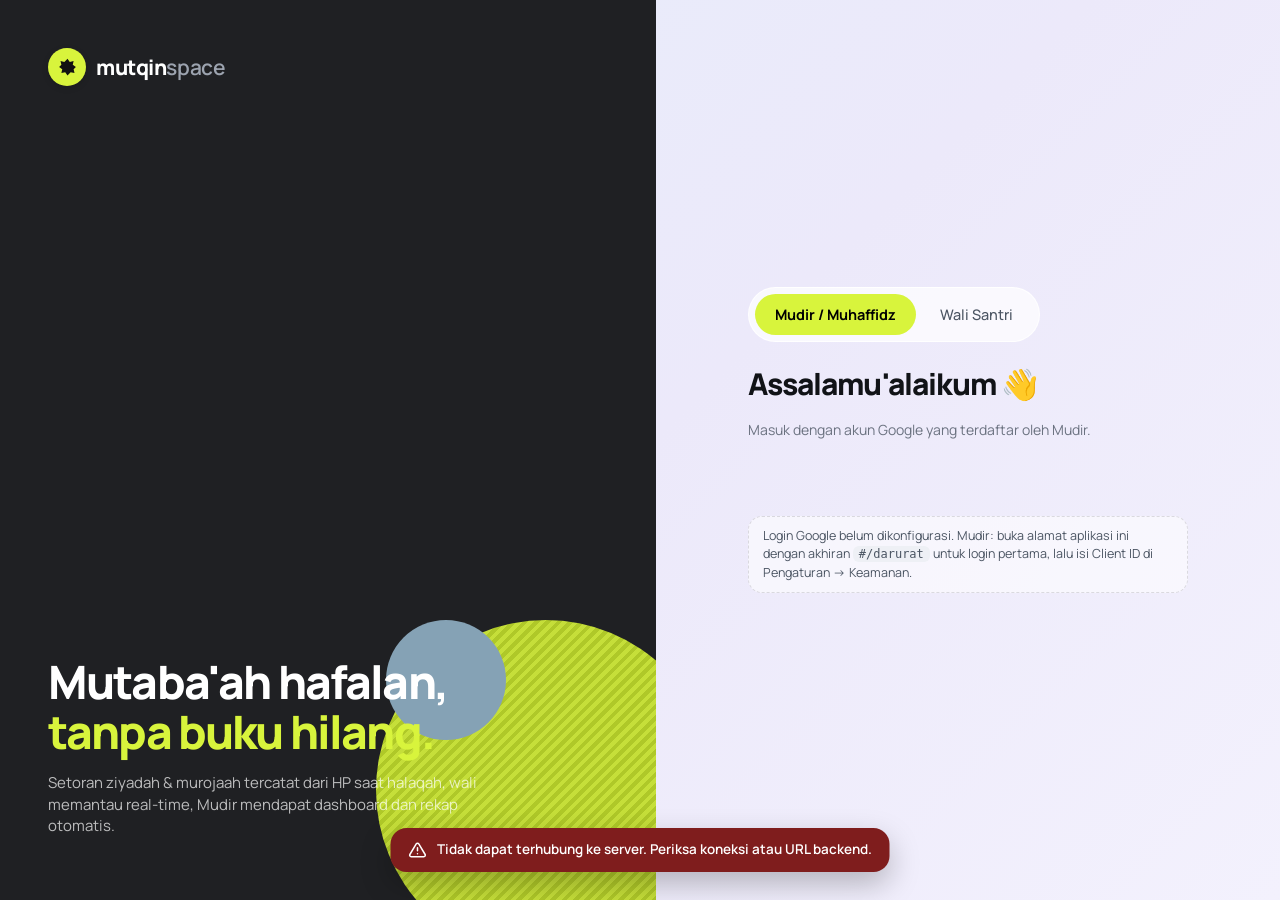
<file: index.html>
<!DOCTYPE html>
<html lang="id">
<head>
  <meta charset="UTF-8">
  <meta name="viewport" content="width=device-width, initial-scale=1, viewport-fit=cover">
  <title>MutqinSpace — Mutaba'ah Tahfidz</title>
  <meta name="description" content="Sistem informasi mutaba'ah hafalan Al-Qur'an: setoran ziyadah & murojaah, presensi halaqah, portal wali, dan dashboard capaian.">
  <meta name="theme-color" content="#1F2023">
  <meta name="apple-mobile-web-app-capable" content="yes">
  <meta name="apple-mobile-web-app-status-bar-style" content="black-translucent">
  <meta name="apple-mobile-web-app-title" content="MutqinSpace">
  <link rel="manifest" href="./manifest.json">
  <link rel="icon" type="image/png" sizes="32x32" href="./icons/favicon-32.png">
  <link rel="apple-touch-icon" href="./icons/apple-touch-icon.png">
  <link rel="preconnect" href="https://fonts.googleapis.com">
  <link rel="preconnect" href="https://fonts.gstatic.com" crossorigin>
  <link rel="preconnect" href="https://script.google.com">
  <link rel="preconnect" href="https://script.googleusercontent.com" crossorigin>
  <link href="https://fonts.googleapis.com/css2?family=Manrope:wght@400;500;600;700;800&family=Plus+Jakarta+Sans:wght@500;600;700&display=swap" rel="stylesheet">
  <link rel="stylesheet" href="./css/style.css?v=1.0.0">
</head>
<body>
  <div id="app" aria-live="polite"></div>
  <noscript><p style="padding:24px">Aktifkan JavaScript untuk menggunakan MutqinSpace.</p></noscript>
  <script src="./js/config.js?v=1.0.0"></script>
  <script src="./js/quran.js?v=1.0.0"></script>
  <script src="./js/core.js?v=1.0.0"></script>
  <script src="./js/ui.js?v=1.0.0"></script>
  <script src="./js/app.js?v=1.0.0"></script>
  <script src="./js/pages/komponen.js?v=1.0.0"></script>
  <script src="./js/pages/dashboard.js?v=1.0.0"></script>
  <script src="./js/pages/setoran.js?v=1.0.0"></script>
  <script src="./js/pages/presensi.js?v=1.0.0"></script>
  <script src="./js/pages/santri.js?v=1.0.0"></script>
  <script src="./js/pages/halaqah.js?v=1.0.0"></script>
  <script src="./js/pages/laporan.js?v=1.0.0"></script>
  <script src="./js/pages/notifikasi.js?v=1.0.0"></script>
  <script src="./js/pages/pengaturan.js?v=1.0.0"></script>
</body>
</html>
</file>
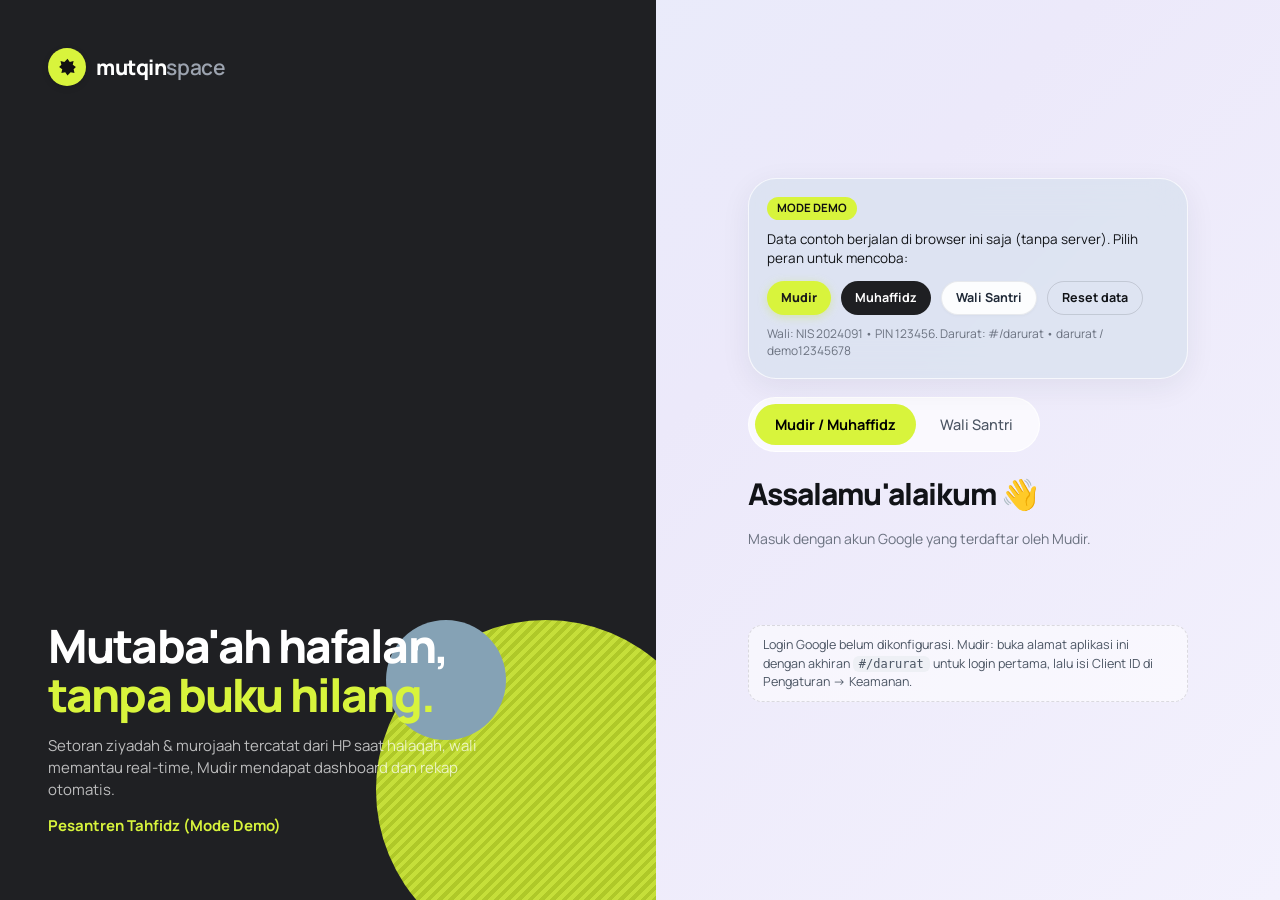
<file: demo.html>
<!DOCTYPE html>
<html lang="id">
<head>
  <meta charset="UTF-8">
  <meta name="viewport" content="width=device-width, initial-scale=1, viewport-fit=cover">
  <title>MutqinSpace — Mode Demo</title>
  <meta name="description" content="Sistem informasi mutaba'ah hafalan Al-Qur'an: setoran ziyadah & murojaah, presensi halaqah, portal wali, dan dashboard capaian.">
  <meta name="theme-color" content="#1F2023">
  <meta name="apple-mobile-web-app-capable" content="yes">
  <meta name="apple-mobile-web-app-status-bar-style" content="black-translucent">
  <meta name="apple-mobile-web-app-title" content="MutqinSpace">
  <link rel="manifest" href="./manifest.json">
  <link rel="icon" type="image/png" sizes="32x32" href="./icons/favicon-32.png">
  <link rel="apple-touch-icon" href="./icons/apple-touch-icon.png">
  <link rel="preconnect" href="https://fonts.googleapis.com">
  <link rel="preconnect" href="https://fonts.gstatic.com" crossorigin>
  <link rel="preconnect" href="https://script.google.com">
  <link rel="preconnect" href="https://script.googleusercontent.com" crossorigin>
  <link href="https://fonts.googleapis.com/css2?family=Manrope:wght@400;500;600;700;800&family=Plus+Jakarta+Sans:wght@500;600;700&display=swap" rel="stylesheet">
  <link rel="stylesheet" href="./css/style.css?v=1.0.0">
</head>
<body>
  <div id="app" aria-live="polite"></div>
  <noscript><p style="padding:24px">Aktifkan JavaScript untuk menggunakan MutqinSpace.</p></noscript>
  <script>window.APP_CONFIG = { GAS_URL: 'DEMO' };</script>
  <script src="./js/demo-backend.js?v=1.0.0"></script>
  <script src="./js/quran.js?v=1.0.0"></script>
  <script src="./js/core.js?v=1.0.0"></script>
  <script src="./js/ui.js?v=1.0.0"></script>
  <script src="./js/app.js?v=1.0.0"></script>
  <script src="./js/pages/komponen.js?v=1.0.0"></script>
  <script src="./js/pages/dashboard.js?v=1.0.0"></script>
  <script src="./js/pages/setoran.js?v=1.0.0"></script>
  <script src="./js/pages/presensi.js?v=1.0.0"></script>
  <script src="./js/pages/santri.js?v=1.0.0"></script>
  <script src="./js/pages/halaqah.js?v=1.0.0"></script>
  <script src="./js/pages/laporan.js?v=1.0.0"></script>
  <script src="./js/pages/notifikasi.js?v=1.0.0"></script>
  <script src="./js/pages/pengaturan.js?v=1.0.0"></script>
</body>
</html>
</file>
<file: css/style.css>
/* =================================================================
   MutqinSpace — Design System "Neo-Tactile Glass & Charcoal"
   Diturunkan dari referensi UI (Google Stitch) + PRD Bagian 7.
   ================================================================= */
:root {
  --bg-gradient: linear-gradient(135deg, #E6EEFA 0%, #ECE9FA 50%, #F3F1FD 100%);
  --surface-glass: rgba(214, 225, 237, 0.68);
  --glass-border: rgba(255, 255, 255, 0.7);
  --surface-dark: #1F2023;
  --surface-dark-2: #2A2B2F;
  --surface-dark-row: #2E2F33;
  --surface-dark-row-h: #36373C;
  --surface-slate: #85A2B5;
  --surface-slate-card: rgba(255, 255, 255, 0.22);
  --slate-ink: #1E313D;
  --surface-white: #FFFFFF;
  --accent-lime: #D8F43C;
  --accent-lime-2: #C9E632;
  --accent-lime-ink: #1B1B1B;
  --hatch: repeating-linear-gradient(-45deg, #D8F43C, #D8F43C 4px, #BFDB29 4px, #BFDB29 8px);
  --text-primary: #111317;
  --text-2: #374151;
  --text-muted: #6B7280;
  --text-on-dark: #F5F5F5;
  --muted-on-dark: rgba(245, 245, 245, 0.58);
  --ok: #15803D; --ok-bg: #DCFCE7; --warn: #92400E; --warn-bg: #FEF3C7; --bad: #B91C1C; --bad-bg: #FEE2E2; --info: #1D4ED8; --info-bg: #DBEAFE;
  --c1: #7A8F00; --c2: #2F78A8; --c3: #B4530A;
  --radius-card: 28px; --radius-row: 18px; --radius-pill: 999px;
  --shadow-soft: 0 8px 30px rgba(31, 41, 55, 0.07);
  --font-sans: "Manrope", "Plus Jakarta Sans", system-ui, -apple-system, "Segoe UI", sans-serif;
  --font-label: "Plus Jakarta Sans", "Manrope", system-ui, sans-serif;
  --dock-h: 74px;
}
* { box-sizing: border-box; }
html { -webkit-text-size-adjust: 100%; }
html { background: #ECE9FA; }
body {
  margin: 0; min-height: 100vh; background: var(--bg-gradient);
  font-family: var(--font-sans); color: var(--text-primary); -webkit-font-smoothing: antialiased; font-size: 14px; line-height: 1.45;
}
button, input, select, textarea { font: inherit; color: inherit; }
button { cursor: pointer; border: 0; background: none; padding: 0; }
a { color: inherit; text-decoration: none; }
img { display: block; max-width: 100%; }
[hidden] { display: none !important; }
.sr { position: absolute; width: 1px; height: 1px; overflow: hidden; clip: rect(0 0 0 0); white-space: nowrap; }
:focus-visible { outline: 3px solid #2F78A8; outline-offset: 2px; border-radius: 10px; }
svg.i { width: 18px; height: 18px; flex: none; stroke: currentColor; fill: none; stroke-width: 2; stroke-linecap: round; stroke-linejoin: round; }
svg.i.sm { width: 15px; height: 15px; } svg.i.lg { width: 22px; height: 22px; }

/* ---------------- Kerangka ---------------- */
.shell { width: 100%; max-width: 1400px; margin: 0 auto; padding: 24px 32px 48px; display: flex; flex-direction: column; gap: 22px; }
#shell-page, #shell-page > .page { display: flex; flex-direction: column; gap: 22px; min-width: 0; }
#pr-body, #pt-body, #pe-body, #rw-body, #l-body, #m-body, #n-body, #p-body, #pt-riw, #pr-riw { display: flex; flex-direction: column; gap: 20px; min-width: 0; }
.topbar { display: flex; align-items: center; justify-content: space-between; gap: 16px; padding: 4px 8px 6px; }
.logo { display: flex; align-items: center; gap: 10px; font-size: 21px; font-weight: 800; letter-spacing: -0.02em; white-space: nowrap; }
.logo-mark { width: 38px; height: 38px; border-radius: 50%; background: #1E1F22; color: var(--accent-lime); display: grid; place-items: center; box-shadow: 0 2px 6px rgba(0, 0, 0, .15); }
.logo-mark svg { width: 21px; height: 21px; fill: currentColor; }
.logo span.b { color: #6B7280; font-weight: 600; }
.pillnav { display: flex; align-items: center; gap: 4px; background: #232427; padding: 6px; border-radius: var(--radius-pill); box-shadow: 0 10px 25px rgba(0, 0, 0, .18); border: 1px solid rgba(0, 0, 0, .25); }
.pillnav .grid-btn { width: 36px; height: 36px; border-radius: 50%; display: grid; place-items: center; color: #9CA3AF; }
.pillnav a { padding: 9px 18px; border-radius: var(--radius-pill); color: #D1D5DB; font-size: 14px; font-weight: 500; transition: color .15s, background .15s; white-space: nowrap; }
.pillnav a:hover { color: #fff; }
.pillnav a.on { background: var(--accent-lime); color: #000; font-weight: 700; box-shadow: 0 2px 8px rgba(216, 244, 60, .35); }
.util { display: flex; align-items: center; gap: 10px; }
.chip-periode { display: inline-flex; align-items: center; gap: 7px; padding: 8px 14px; border-radius: var(--radius-pill); background: rgba(255, 255, 255, .72); border: 1px solid rgba(229, 231, 235, .9);
  font-size: 12.5px; font-weight: 600; color: #374151; white-space: nowrap; box-shadow: 0 1px 2px rgba(0, 0, 0, .04); }
.dot { width: 8px; height: 8px; border-radius: 50%; background: #10B981; display: inline-block; }
.dot.pulse { animation: pulse 2s infinite; }
@keyframes pulse { 0%, 100% { opacity: 1; } 50% { opacity: .35; } }
.ibtn { width: 40px; height: 40px; border-radius: 50%; background: rgba(255, 255, 255, .85); border: 1px solid #E5E7EB; display: grid; place-items: center; color: #374151; position: relative; box-shadow: 0 1px 2px rgba(0, 0, 0, .04); transition: background .15s; flex: none; }
.ibtn:hover { background: #fff; }
.ibtn .badge-dot { position: absolute; top: 8px; right: 9px; width: 8px; height: 8px; background: #EF4444; border-radius: 50%; box-shadow: 0 0 0 2px #fff; }
.ibtn.dark { background: #33343A; border-color: transparent; color: #E5E7EB; }
.ibtn.dark:hover { background: #3E3F45; }
.ibtn.slate { background: rgba(255, 255, 255, .28); border-color: rgba(255, 255, 255, .35); color: var(--slate-ink); }
.avatar-me { width: 42px; height: 42px; border-radius: 50%; box-shadow: 0 0 0 2px #fff, 0 2px 6px rgba(0, 0, 0, .1); cursor: pointer; }

.pagehead { display: flex; align-items: center; justify-content: space-between; gap: 16px; padding: 0 8px; flex-wrap: wrap; }
.pagehead .ttl { display: flex; align-items: center; gap: 14px; min-width: 0; }
.pagehead h1 { margin: 0; font-size: 38px; font-weight: 800; letter-spacing: -0.03em; line-height: 1.1; }
.pagehead .sub { color: var(--text-muted); font-size: 13.5px; margin-top: 2px; }
.pagehead .act { display: flex; gap: 10px; flex-wrap: wrap; }

/* ---------------- Tombol ---------------- */
.btn { height: 44px; padding: 0 20px; border-radius: var(--radius-pill); display: inline-flex; align-items: center; justify-content: center; gap: 8px; font-weight: 700; font-size: 13.5px; white-space: nowrap; transition: filter .15s, background .15s, transform .05s; }
.btn:active { transform: scale(.98); }
.btn[disabled] { opacity: .55; cursor: not-allowed; }
.btn-lime { background: var(--accent-lime); color: var(--accent-lime-ink); font-weight: 800; box-shadow: 0 2px 10px rgba(201, 230, 50, .35); }
.btn-lime:hover { filter: brightness(.95); }
.btn-white { background: rgba(255, 255, 255, .88); color: #1F2937; border: 1px solid rgba(229, 231, 235, .9); box-shadow: 0 1px 3px rgba(0, 0, 0, .04); }
.btn-white:hover { background: #fff; }
.btn-dark { background: #1E1F22; color: #fff; }
.btn-dark:hover { background: #2B2C30; }
.btn-ghost { background: transparent; color: inherit; border: 1px solid rgba(0, 0, 0, .12); }
.btn-danger { background: var(--bad-bg); color: var(--bad); }
.btn-sm { height: 34px; padding: 0 14px; font-size: 12.5px; }
.btn-block { width: 100%; }
.btn .plus { font-size: 17px; line-height: 1; font-weight: 900; }

/* ---------------- Kartu kaca & KPI ---------------- */
.grid { display: grid; gap: 20px; }
.g12 { grid-template-columns: repeat(12, minmax(0, 1fr)); }
.c8 { grid-column: span 8; } .c7 { grid-column: span 7; } .c6 { grid-column: span 6; } .c5 { grid-column: span 5; } .c4 { grid-column: span 4; } .c12 { grid-column: span 12; }
.glass { background: var(--surface-glass); backdrop-filter: blur(16px); -webkit-backdrop-filter: blur(16px); border: 1px solid var(--glass-border); border-radius: var(--radius-card); padding: 26px 28px; box-shadow: var(--shadow-soft); min-width: 0; }
.glass.white { background: rgba(255, 255, 255, .62); }
.kpis { display: grid; grid-template-columns: repeat(3, minmax(0, 1fr)); gap: 24px; padding-bottom: 22px; border-bottom: 1px solid rgba(0, 0, 0, .06); }
.kpi .lb { font-size: 13px; font-weight: 500; color: #4B5563; margin-bottom: 4px; }
.kpi .val { font-size: 38px; font-weight: 800; letter-spacing: -0.03em; line-height: 1.15; display: flex; align-items: baseline; gap: 8px; flex-wrap: wrap; }
.kpi .val small { font-size: 16px; font-weight: 600; color: #6B7280; letter-spacing: 0; }
.kpi .sb { font-size: 12px; color: var(--text-muted); margin-top: 4px; }
.delta { display: inline-flex; align-items: center; padding: 2px 8px; border-radius: var(--radius-pill); font-size: 11px; font-weight: 700; background: #D1FAE5; color: #065F46; letter-spacing: 0; align-self: center; }
.delta.turun { background: #FEE2E2; color: #991B1B; }
.months { display: grid; grid-template-columns: repeat(3, minmax(0, 1fr)); gap: 24px; padding-top: 20px; }
.mh { display: flex; justify-content: space-between; font-size: 12.5px; font-weight: 700; color: #374151; margin-bottom: 8px; gap: 6px; }
.mh .now { display: inline-flex; align-items: center; gap: 6px; }
.mh .now .dot { background: #84CC16; }
.track { height: 11px; background: rgba(255, 255, 255, .72); border-radius: 99px; padding: 2px; border: 1px solid rgba(0, 0, 0, .05); overflow: hidden; }
.track > i { display: block; height: 100%; border-radius: 99px; background: var(--hatch); transition: width .5s ease; min-width: 4px; }
.track.solid > i { background: var(--accent-lime); }
.track.dark { background: rgba(0, 0, 0, .25); border-color: transparent; }
.avs { display: flex; align-items: center; margin-top: 13px; }
.avs .av { margin-left: -8px; box-shadow: 0 0 0 2px #fff; } .avs .av:first-child { margin-left: 0; }
.avs .more { font-size: 11.5px; color: #6B7280; font-weight: 600; padding-left: 8px; }

/* Avatar */
.av { width: 44px; height: 44px; border-radius: 50%; flex: none; object-fit: cover; display: grid; place-items: center; font-weight: 800; font-size: 14px; color: #1F2937; overflow: hidden; background: #E5E7EB; }
.av.xs { width: 24px; height: 24px; font-size: 9.5px; } .av.sm { width: 32px; height: 32px; font-size: 11.5px; } .av.lg { width: 58px; height: 58px; font-size: 19px; } .av.xl { width: 76px; height: 76px; font-size: 24px; }
.av img { width: 100%; height: 100%; object-fit: cover; }

/* Kartu perhatian */
.att-head { display: flex; align-items: center; justify-content: space-between; }
.att-head .lb { font-size: 14px; color: #374151; font-weight: 500; }
.big-n { font-size: 46px; font-weight: 800; letter-spacing: -0.04em; line-height: 1; display: flex; align-items: center; gap: 14px; margin: 16px 0 20px; }
.tag-warn { font-size: 12px; font-weight: 700; padding: 6px 12px; border-radius: 99px; background: #FEF3C7; color: #92400E; letter-spacing: 0; border: 1px solid #FDE68A; }
.mini-cards { display: grid; grid-template-columns: repeat(3, minmax(0, 1fr)); gap: 10px; margin-bottom: 20px; }
.mini { border-radius: var(--radius-row); background: rgba(255, 255, 255, .62); border: 1px solid rgba(255, 255, 255, .8); padding: 14px 14px; text-align: left; min-height: 104px; display: flex; flex-direction: column; justify-content: space-between; transition: transform .15s; min-width: 0; }
.mini:hover { transform: translateY(-2px); }
.mini .k { font-size: 10.5px; font-weight: 700; letter-spacing: .06em; text-transform: uppercase; color: #9CA3AF; white-space: nowrap; overflow: hidden; text-overflow: ellipsis; }
.mini .n { font-size: 15px; font-weight: 700; margin-top: 10px; line-height: 1.25; display: -webkit-box; -webkit-line-clamp: 2; -webkit-box-orient: vertical; overflow: hidden; }
.mini .s { font-size: 12px; color: #6B7280; }
.mini.on { background: var(--accent-lime); border-color: var(--accent-lime); box-shadow: 0 8px 22px rgba(201, 230, 50, .45); transform: translateY(-3px); }
.mini.on .k { color: #1B1B1B; } .mini.on .s { color: #3F3F3F; }
.fokus { display: inline-block; background: #111; color: var(--accent-lime); font-size: 9.5px; font-weight: 800; padding: 3px 7px; border-radius: 99px; letter-spacing: .03em; }

/* ---------------- Filter ---------------- */
.filters { display: flex; align-items: center; gap: 12px; flex-wrap: wrap; padding: 0 4px; }
.filters .lbl { font-weight: 700; font-size: 14px; display: inline-flex; align-items: center; gap: 8px; margin-right: 6px; }
.count-dot { min-width: 24px; height: 24px; border-radius: 99px; background: #111; color: #fff; display: inline-grid; place-items: center; font-size: 11.5px; font-weight: 800; padding: 0 6px; }
.pill-in { height: 48px; border-radius: var(--radius-pill); background: rgba(255, 255, 255, .9); border: 1px solid rgba(229, 231, 235, .9); padding: 0 18px; display: inline-flex; align-items: center; gap: 10px; font-size: 14px; color: #1F2937; box-shadow: 0 1px 3px rgba(0, 0, 0, .03); }
select.pill-in { appearance: none; -webkit-appearance: none; padding-right: 42px; background-image: url("data:image/svg+xml,%3Csvg xmlns='http://www.w3.org/2000/svg' width='16' height='16' viewBox='0 0 24 24' fill='none' stroke='%23374151' stroke-width='2.2' stroke-linecap='round'%3E%3Cpath d='M6 9l6 6 6-6'/%3E%3C/svg%3E"); background-repeat: no-repeat; background-position: right 16px center; cursor: pointer; min-width: 170px; }
input.pill-in { outline: none; }
input.pill-in[type=date], input.pill-in[type=month] { min-width: 170px; }
.search { position: relative; margin-left: auto; min-width: 280px; }
.search input { width: 100%; padding-right: 46px; }
.search svg { position: absolute; right: 18px; top: 50%; transform: translateY(-50%); color: #6B7280; pointer-events: none; }

/* ---------------- Panel gelap & slate ---------------- */
.dark-panel { background: var(--surface-dark); border-radius: 32px; padding: 30px 34px 34px; color: var(--text-on-dark); box-shadow: 0 25px 50px -12px rgba(0, 0, 0, .25); border: 1px solid rgba(0, 0, 0, .3); min-width: 0; }
.dp-top { display: flex; align-items: center; justify-content: space-between; gap: 12px; margin-bottom: 26px; flex-wrap: wrap; }
.tabs { display: inline-flex; min-width: 0; gap: 4px; background: #2B2C30; border-radius: var(--radius-pill); padding: 6px; border: 1px solid rgba(255, 255, 255, .05); max-width: 100%; overflow-x: auto; scrollbar-width: none; }
.tabs::-webkit-scrollbar { display: none; }
.tabs button { padding: 10px 20px; border-radius: var(--radius-pill); color: #D1D5DB; font-size: 14.5px; font-weight: 500; display: inline-flex; align-items: center; gap: 9px; white-space: nowrap; transition: background .15s, color .15s; }
.tabs button:hover { color: #fff; }
.tabs button .n { min-width: 22px; height: 22px; padding: 0 6px; border-radius: 99px; background: #3B3C42; color: #E5E7EB; font-size: 11px; font-weight: 800; display: inline-grid; place-items: center; }
.tabs button.on { background: var(--accent-lime); color: #000; font-weight: 700; }
.tabs button.on .n { background: #111; color: var(--accent-lime); }
.tabs.light { background: rgba(255, 255, 255, .7); border: 1px solid rgba(255, 255, 255, .9); }
.tabs.light button { color: #4B5563; }
.tabs.light button.on { background: var(--accent-lime); color: #000; }
.tabs.light button .n { background: #E5E7EB; color: #374151; }
.split { display: grid; grid-template-columns: minmax(0, 5fr) minmax(0, 7fr); gap: 28px; align-items: start; }
.list-head { display: flex; justify-content: space-between; align-items: baseline; padding: 0 10px 14px; }
.list-head h3 { margin: 0; font-size: 17px; font-weight: 600; }
.list-head span { font-size: 13px; color: var(--muted-on-dark); }
.rows { display: flex; flex-direction: column; gap: 12px; }
.row { display: flex; align-items: center; gap: 14px; padding: 14px 18px; background: var(--surface-dark-row); border-radius: var(--radius-row); border: 1px solid rgba(255, 255, 255, .04); cursor: pointer; transition: background .15s, transform .1s; text-align: left; width: 100%; color: inherit; }
.row:hover { background: var(--surface-dark-row-h); }
.row .mid { flex: 1; min-width: 0; }
.row .t1 { font-weight: 600; font-size: 15px; white-space: nowrap; overflow: hidden; text-overflow: ellipsis; }
.row .t1 .id { color: #E5E7EB; }
.row .t2 { font-size: 12.5px; color: var(--muted-on-dark); margin-top: 2px; white-space: nowrap; overflow: hidden; text-overflow: ellipsis; }
.row .rt { display: flex; align-items: center; gap: 12px; flex: none; }
.row .score { font-size: 17px; font-weight: 800; min-width: 36px; text-align: right; }
.row.sel { background: var(--surface-slate); color: #fff; border-color: rgba(255, 255, 255, .25); box-shadow: 0 10px 24px rgba(0, 0, 0, .25); transform: scale(1.01); }
.row.sel .t2 { color: rgba(255, 255, 255, .85); }
.row.pending { opacity: .7; border-style: dashed; border-color: rgba(216, 244, 60, .5); }
.pred { font-size: 11.5px; font-weight: 700; padding: 5px 12px; border-radius: 99px; background: #3A3B40; color: #D1D5DB; white-space: nowrap; }
.pred.mumtaz { background: rgba(16, 185, 129, .16); color: #6EE7B7; }
.pred.jj { background: rgba(132, 204, 22, .15); color: #BEF264; }
.pred.rendah { background: rgba(239, 68, 68, .16); color: #FCA5A5; }
.row.sel .pred, .pred.white { background: #fff; color: #111; }
.pred.lime { background: var(--accent-lime); color: #111; }
.slate { background: var(--surface-slate); border-radius: var(--radius-card); padding: 28px 30px; color: var(--slate-ink); position: relative; min-width: 0; border: 1px solid rgba(255, 255, 255, .25); }
.slate .eyebrow { font-size: 11.5px; letter-spacing: .1em; font-weight: 700; text-transform: uppercase; color: rgba(30, 49, 61, .78); }
.slate h2 { margin: 6px 0 0; font-size: 40px; font-weight: 800; letter-spacing: -0.03em; display: flex; align-items: center; gap: 12px; flex-wrap: wrap; line-height: 1.1; color: #10222E; }
.slate .hq { font-size: 13.5px; font-weight: 600; margin-top: 8px; display: inline-flex; align-items: center; gap: 6px; }
.slate-top { display: flex; justify-content: space-between; gap: 16px; align-items: flex-start; flex-wrap: wrap; }
.teacher { display: flex; align-items: center; gap: 10px; padding: 7px 18px 7px 7px; border-radius: 99px; background: rgba(255, 255, 255, .3); border: 1px solid rgba(255, 255, 255, .4); }
.teacher .n { font-weight: 700; font-size: 14px; color: #10222E; }
.teacher .r { font-size: 11.5px; color: rgba(16, 34, 46, .75); }
.hr { height: 1px; background: rgba(255, 255, 255, .35); margin: 22px 0; border: 0; }
.who { display: flex; align-items: center; gap: 16px; }
.who .n { font-size: 20px; font-weight: 700; color: #10222E; }
.who .s { font-size: 13.5px; color: rgba(16, 34, 46, .8); margin-top: 2px; }
.subcards { display: grid; grid-template-columns: repeat(4, minmax(0, 1fr)); gap: 12px; margin-top: 22px; }
.sc { background: var(--surface-slate-card); border: 1px solid rgba(255, 255, 255, .35); border-radius: var(--radius-row); padding: 14px 16px; min-height: 118px; display: flex; flex-direction: column; justify-content: space-between; min-width: 0; }
.sc .h { display: flex; justify-content: space-between; align-items: center; font-size: 12.5px; font-weight: 600; color: #1E313D; gap: 6px; }
.sc .v { font-size: 17px; font-weight: 800; color: #0F212C; margin-top: 12px; line-height: 1.25; display: -webkit-box; -webkit-line-clamp: 2; -webkit-box-orient: vertical; overflow: hidden; word-break: break-word; }
.sc .d { font-size: 11.5px; color: rgba(16, 34, 46, .78); white-space: nowrap; overflow: hidden; text-overflow: ellipsis; }
.grade { font-size: 11px; font-weight: 800; padding: 2px 7px; border-radius: 6px; background: #15803D; color: #fff; }
.grade.b { background: #1D4ED8; } .grade.c { background: #A16207; } .grade.d { background: #B91C1C; }
.addcard { border: 2px dashed rgba(255, 255, 255, .55); border-radius: var(--radius-row); background: repeating-linear-gradient(45deg, rgba(255, 255, 255, .1), rgba(255, 255, 255, .1) 6px, rgba(255, 255, 255, .2) 6px, rgba(255, 255, 255, .2) 12px);
  display: flex; flex-direction: column; align-items: center; justify-content: center; gap: 8px; font-weight: 700; font-size: 13px; color: #10222E; min-height: 118px; padding: 12px; text-align: center; transition: background .15s; }
.addcard:hover { background: rgba(255, 255, 255, .25); }
.addcard .plus { width: 26px; height: 26px; border-radius: 50%; background: rgba(255, 255, 255, .6); display: grid; place-items: center; font-weight: 800; }
.addcard.light { border-color: rgba(0, 0, 0, .18); color: #374151; background: repeating-linear-gradient(45deg, rgba(0, 0, 0, .02), rgba(0, 0, 0, .02) 6px, rgba(0, 0, 0, .05) 6px, rgba(0, 0, 0, .05) 12px); }
.slate-foot { display: flex; align-items: center; justify-content: space-between; gap: 16px; flex-wrap: wrap; }
.stats3 { display: flex; gap: 38px; flex-wrap: wrap; }
.stats3 .k { font-size: 11px; letter-spacing: .1em; text-transform: uppercase; font-weight: 700; color: rgba(16, 34, 46, .72); }
.stats3 .v { font-size: 21px; font-weight: 800; color: #0F212C; margin-top: 2px; }
.note-q { background: rgba(255, 255, 255, .25); border-radius: var(--radius-row); padding: 14px 18px; font-size: 13.5px; color: #10222E; margin-top: 14px; border: 1px solid rgba(255, 255, 255, .35); }
.empty { padding: 34px 18px; text-align: center; color: var(--muted-on-dark); font-size: 14px; }
.empty.light { color: var(--text-muted); }
.empty svg { width: 34px; height: 34px; opacity: .6; margin: 0 auto 10px; display: block; }

@media (min-width: 1025px) {
  .split > div:first-child > div > .rows, .split > div:first-child > [data-rows] > .rows { max-height: 760px; overflow-y: auto; padding: 4px 6px 4px 2px; scrollbar-width: thin; scrollbar-color: #4B4C52 transparent; }
  .split > div:last-child { position: sticky; top: 16px; }
}
/* ---------------- Badge status & chip ---------------- */
.badge { display: inline-flex; align-items: center; gap: 5px; padding: 3px 10px; border-radius: 99px; font-size: 11.5px; font-weight: 700; white-space: nowrap; }
.b-ok { background: var(--ok-bg); color: var(--ok); } .b-warn { background: var(--warn-bg); color: var(--warn); } .b-bad { background: var(--bad-bg); color: var(--bad); }
.b-info { background: var(--info-bg); color: var(--info); } .b-mut { background: #F3F4F6; color: #4B5563; } .b-lime { background: var(--accent-lime); color: #111; } .b-dark { background: #1F2023; color: #fff; }
.chip { display: inline-flex; align-items: center; gap: 6px; padding: 7px 14px; border-radius: 99px; background: rgba(255, 255, 255, .7); border: 1px solid rgba(255, 255, 255, .9); font-size: 12.5px; font-weight: 600; color: #374151; cursor: pointer; }
.chip.on { background: var(--accent-lime); color: #111; border-color: var(--accent-lime); }
.chip .n { color: #6B7280; font-weight: 700; } .chip.on .n { color: #3F3F3F; }

/* ---------------- Tabel ---------------- */
.tbl-wrap { overflow: auto; border-radius: 20px; background: rgba(255, 255, 255, .65); border: 1px solid rgba(255, 255, 255, .9); }
table.tbl { width: 100%; border-collapse: collapse; font-size: 13px; }
.tbl th { text-align: left; padding: 12px 14px; font-size: 11.5px; letter-spacing: .04em; text-transform: uppercase; color: #6B7280; font-weight: 700; background: rgba(255, 255, 255, .7); position: sticky; top: 0; white-space: nowrap; cursor: pointer; user-select: none; }
.tbl th.nosort { cursor: default; }
.tbl td { padding: 11px 14px; border-top: 1px solid rgba(0, 0, 0, .05); vertical-align: middle; }
.tbl tr:hover td { background: rgba(255, 255, 255, .6); }
.tbl .num { text-align: right; font-variant-numeric: tabular-nums; }
.tbl .tclick { cursor: pointer; }
.pager { display: flex; justify-content: space-between; align-items: center; gap: 10px; padding: 12px 6px 0; font-size: 13px; color: var(--text-muted); flex-wrap: wrap; }
.pager .pg { display: flex; gap: 6px; }

/* ---------------- Form ---------------- */
.field { display: flex; flex-direction: column; gap: 6px; min-width: 0; }
.field > span { font-size: 12.5px; font-weight: 700; color: #374151; font-family: var(--font-label); }
.field small { color: var(--text-muted); font-size: 11.5px; }
.inp { height: 46px; border-radius: 14px; border: 1px solid #DDE1EA; background: #fff; padding: 0 14px; font-size: 14px; outline: none; width: 100%; transition: border .15s, box-shadow .15s; }
textarea.inp { height: auto; min-height: 84px; padding: 12px 14px; resize: vertical; line-height: 1.5; }
.inp:focus { border-color: #9DB6C6; box-shadow: 0 0 0 4px rgba(133, 162, 181, .25); }
.inp.err { border-color: #F87171; box-shadow: 0 0 0 4px rgba(248, 113, 113, .15); }
select.inp { appearance: none; -webkit-appearance: none; padding-right: 38px; background: #fff url("data:image/svg+xml,%3Csvg xmlns='http://www.w3.org/2000/svg' width='16' height='16' viewBox='0 0 24 24' fill='none' stroke='%23374151' stroke-width='2.2' stroke-linecap='round'%3E%3Cpath d='M6 9l6 6 6-6'/%3E%3C/svg%3E") no-repeat right 12px center; }
.form-grid { display: grid; grid-template-columns: repeat(2, minmax(0, 1fr)); gap: 14px; }
.form-grid .full { grid-column: 1 / -1; }
.seg { display: inline-flex; background: #EEF0F5; border-radius: 99px; padding: 4px; gap: 4px; flex-wrap: wrap; }
.seg button { padding: 9px 16px; border-radius: 99px; font-weight: 700; font-size: 13px; color: #4B5563; min-height: 38px; }
.seg button.on { background: #1F2023; color: var(--accent-lime); }
.seg.lime button.on { background: var(--accent-lime); color: #111; }
.switch { position: relative; width: 50px; height: 28px; flex: none; }
.switch input { opacity: 0; width: 0; height: 0; position: absolute; }
.switch i { position: absolute; inset: 0; background: #D1D5DB; border-radius: 99px; transition: background .2s; cursor: pointer; }
.switch i::after { content: ''; position: absolute; left: 3px; top: 3px; width: 22px; height: 22px; background: #fff; border-radius: 50%; transition: transform .2s; box-shadow: 0 1px 3px rgba(0, 0, 0, .25); }
.switch input:checked + i { background: #84CC16; }
.switch input:checked + i::after { transform: translateX(22px); }
.switch input:disabled + i { opacity: .45; cursor: not-allowed; }
.score-btns { display: grid; grid-template-columns: repeat(5, minmax(0, 1fr)); gap: 6px; }
.score-btns button { height: 44px; border-radius: 12px; background: #F3F4F6; font-weight: 800; font-size: 14px; color: #374151; }
.score-btns button.on { background: var(--accent-lime); color: #111; box-shadow: 0 0 0 2px #111 inset; }
.range { width: 100%; accent-color: #7A8F00; height: 28px; }

/* ---------------- Peta hafalan ---------------- */
.juzgrid { display: grid; grid-template-columns: repeat(10, minmax(0, 1fr)); gap: 10px; }
.juz { border-radius: 16px; padding: 11px 11px 10px; background: rgba(255, 255, 255, .55); border: 1px solid rgba(255, 255, 255, .85); min-height: 104px; display: flex; flex-direction: column; justify-content: space-between; text-align: left; transition: transform .15s; min-width: 0; }
.juz:hover { transform: translateY(-2px); }
.juz .h { display: flex; justify-content: space-between; align-items: center; font-weight: 800; font-size: 15px; }
.juz .lb { font-size: 10.5px; color: #4B5563; margin-top: 8px; white-space: nowrap; overflow: hidden; text-overflow: ellipsis; }
.juz .st { font-size: 10.5px; font-weight: 700; margin-top: 4px; }
.juz .track { height: 7px; margin-top: 6px; padding: 1px; }
.juz.mutqin { background: rgba(216, 244, 60, .4); border-color: rgba(190, 219, 41, .7); }
.juz.sedang { background: rgba(255, 255, 255, .8); border-color: #C9E632; }
.juz.belum { opacity: .72; }
.juz.belum .st, .juz.belum .lb { color: #9CA3AF; }
.juz.aktif { box-shadow: 0 0 0 2px #7A8F00, 0 10px 20px rgba(122, 143, 0, .2); }
.legend { display: flex; gap: 16px; flex-wrap: wrap; font-size: 12.5px; color: #374151; align-items: center; }
.legend i { display: inline-block; width: 12px; height: 12px; border-radius: 4px; margin-right: 6px; vertical-align: -1px; }
.attn-dots { display: flex; gap: 6px; flex-wrap: wrap; }
.attn-dots i { width: 22px; height: 22px; border-radius: 50%; display: grid; place-items: center; font-style: normal; font-size: 9px; font-weight: 800; color: rgba(0, 0, 0, .55); }
.attn-dots .H { background: var(--accent-lime); } .attn-dots .I { background: #93C5FD; } .attn-dots .S { background: #FCD34D; } .attn-dots .A { background: #FCA5A5; } .attn-dots .x { background: rgba(255, 255, 255, .7); border: 1px dashed #D1D5DB; }

/* ---------------- Grafik ---------------- */
.chart { position: relative; width: 100%; }
.chart svg { display: block; width: 100%; height: auto; overflow: visible; }
.chart .tt { position: absolute; pointer-events: none; background: #1F2023; color: #fff; padding: 8px 11px; border-radius: 10px; font-size: 12px; line-height: 1.45; box-shadow: 0 8px 20px rgba(0, 0, 0, .2); white-space: nowrap; transform: translate(-50%, -110%); opacity: 0; transition: opacity .1s; z-index: 5; }
.chart .tt.show { opacity: 1; }
.chart .tt b { color: var(--accent-lime); }
.ch-axis { font-size: 11px; fill: #6B7280; font-family: var(--font-sans); }
.ch-grid { stroke: rgba(0, 0, 0, .06); stroke-width: 1; }
.ch-legend { display: flex; gap: 16px; font-size: 12.5px; color: #374151; margin-bottom: 10px; flex-wrap: wrap; }
.ch-legend i { display: inline-block; width: 14px; height: 4px; border-radius: 2px; margin-right: 6px; vertical-align: middle; }

/* ---------------- Modal / sheet / toast ---------------- */
.overlay { position: fixed; inset: 0; background: rgba(17, 19, 23, .45); backdrop-filter: blur(3px); z-index: 60; display: flex; align-items: center; justify-content: center; padding: 20px; animation: fade .15s; }
@keyframes fade { from { opacity: 0; } }
.modal { background: #F7F8FC; border-radius: 28px; width: 100%; max-width: 640px; max-height: calc(100vh - 40px); overflow: auto; box-shadow: 0 30px 60px rgba(0, 0, 0, .25); animation: up .2s ease; }
.modal.wide { max-width: 960px; }
@keyframes up { from { transform: translateY(20px); opacity: 0; } }
.modal-h { display: flex; align-items: center; justify-content: space-between; gap: 12px; padding: 22px 24px 10px; position: sticky; top: 0; background: #F7F8FC; z-index: 2; }
.modal-h h3 { margin: 0; font-size: 21px; font-weight: 800; letter-spacing: -0.02em; }
.modal-b { padding: 8px 24px 20px; }
.modal-f { display: flex; justify-content: flex-end; gap: 10px; padding: 14px 24px 22px; position: sticky; bottom: 0; background: #F7F8FC; flex-wrap: wrap; }
.toasts { position: fixed; left: 50%; bottom: 28px; transform: translateX(-50%); z-index: 80; display: flex; flex-direction: column; gap: 10px; align-items: center; pointer-events: none; width: max-content; max-width: calc(100vw - 24px); }
.toast { background: #1F2023; color: #fff; padding: 12px 18px; border-radius: 16px; font-size: 13.5px; font-weight: 600; box-shadow: 0 12px 30px rgba(0, 0, 0, .25); display: flex; align-items: center; gap: 10px; animation: up .2s; pointer-events: auto; max-width: 560px; }
.toast.ok svg { color: var(--accent-lime); } .toast.err { background: #7F1D1D; } .toast.warn { background: #78350F; }
.netbar { position: fixed; top: 0; left: 0; right: 0; z-index: 70; text-align: center; padding: 6px 12px; font-size: 12.5px; font-weight: 700; background: #FEF3C7; color: #78350F; }
.loadbar { position: fixed; top: 0; left: 0; height: 3px; background: #7A8F00; z-index: 90; transition: width .3s, opacity .3s; }

/* Skeleton */
.sk { background: linear-gradient(90deg, rgba(255, 255, 255, .35) 25%, rgba(255, 255, 255, .7) 50%, rgba(255, 255, 255, .35) 75%); background-size: 200% 100%; animation: sk 1.2s infinite; border-radius: 12px; }
.dark-panel .sk { background: linear-gradient(90deg, #2A2B2F 25%, #34353A 50%, #2A2B2F 75%); background-size: 200% 100%; }
@keyframes sk { to { background-position: -200% 0; } }

/* ---------------- Login ---------------- */
.login-wrap { min-height: 100vh; display: grid; grid-template-columns: 1.05fr 1fr; gap: 0; }
.login-art { background: #1F2023; color: #fff; padding: 48px; display: flex; flex-direction: column; justify-content: space-between; position: relative; overflow: hidden; }
.login-art h1 { font-size: 46px; line-height: 1.08; letter-spacing: -0.04em; margin: 0 0 14px; font-weight: 800; }
.login-art h1 em { font-style: normal; color: var(--accent-lime); }
.login-art p { color: rgba(255, 255, 255, .7); max-width: 460px; font-size: 15px; }
.login-art .deco { position: absolute; right: -60px; bottom: -60px; width: 340px; height: 340px; border-radius: 50%; background: var(--hatch); opacity: .9; }
.login-art .deco2 { position: absolute; right: 150px; bottom: 160px; width: 120px; height: 120px; border-radius: 50%; background: var(--surface-slate); }
.login-form { display: flex; align-items: center; justify-content: center; padding: 32px; }
.login-card { width: 100%; max-width: 440px; }
.login-card h2 { font-size: 30px; font-weight: 800; letter-spacing: -0.03em; margin: 18px 0 6px; }
.login-card .muted { color: var(--text-muted); }
.gbtn-host { min-height: 44px; display: flex; justify-content: center; }
.divider { display: flex; align-items: center; gap: 12px; color: #9CA3AF; font-size: 12px; margin: 18px 0; }
.divider::before, .divider::after { content: ''; flex: 1; height: 1px; background: #E5E7EB; }
.pin-in { letter-spacing: .5em; text-align: center; font-size: 20px; font-weight: 800; }

/* ---------------- Input setoran (mobile-first) ---------------- */
.flow { display: grid; grid-template-columns: minmax(0, 1fr) minmax(0, 1.25fr); gap: 20px; align-items: start; }
.pick-list { display: flex; flex-direction: column; gap: 8px; max-height: 560px; overflow: auto; padding-right: 4px; }
.pick { display: flex; align-items: center; gap: 12px; padding: 10px 12px; border-radius: 16px; background: rgba(255, 255, 255, .6); border: 1px solid rgba(255, 255, 255, .9); text-align: left; width: 100%; transition: background .12s; }
.pick:hover { background: rgba(255, 255, 255, .85); }
.pick.on { background: var(--accent-lime); border-color: var(--accent-lime); }
.pick.done { background: rgba(216, 244, 60, .18); }
.pick .mid { flex: 1; min-width: 0; }
.pick .t1 { font-weight: 700; font-size: 14px; white-space: nowrap; overflow: hidden; text-overflow: ellipsis; }
.pick .t2 { font-size: 12px; color: #4B5563; white-space: nowrap; overflow: hidden; text-overflow: ellipsis; }
.batch-bar { position: sticky; bottom: 12px; z-index: 5; margin-top: 16px; background: #1F2023; color: #fff; border-radius: 22px; padding: 12px 12px 12px 20px; display: flex; align-items: center; justify-content: space-between; gap: 12px; box-shadow: 0 16px 40px rgba(0, 0, 0, .3); }
.batch-bar .n { font-weight: 700; }
.batch-bar .s { font-size: 12px; color: var(--muted-on-dark); }
.queue-item { display: flex; align-items: center; gap: 10px; padding: 10px 12px; border-radius: 14px; background: rgba(255, 255, 255, .7); margin-top: 8px; font-size: 13px; }
.queue-item .mid { flex: 1; min-width: 0; }
.hint { font-size: 12.5px; color: #4B5563; background: rgba(255, 255, 255, .55); border-radius: 14px; padding: 10px 14px; border: 1px dashed rgba(0, 0, 0, .12); }

/* Presensi */
.att-row { display: flex; align-items: center; gap: 12px; padding: 10px 14px; border-radius: 18px; background: var(--surface-dark-row); }
.att-row .mid { flex: 1; min-width: 0; }
.att-btns { display: flex; gap: 6px; }
.att-btns button { width: 44px; height: 44px; border-radius: 14px; background: #3A3B40; color: #D1D5DB; font-weight: 800; font-size: 13px; }
.att-btns button.on.H { background: var(--accent-lime); color: #111; } .att-btns button.on.I { background: #93C5FD; color: #0B2545; }
.att-btns button.on.S { background: #FCD34D; color: #3B2600; } .att-btns button.on.A { background: #F87171; color: #3F0B0B; }

/* Kartu kecil serbaguna */
.card-list { display: grid; grid-template-columns: repeat(auto-fill, minmax(260px, 1fr)); gap: 14px; }
.ocard { background: rgba(255, 255, 255, .62); border: 1px solid rgba(255, 255, 255, .9); border-radius: 22px; padding: 18px; display: flex; flex-direction: column; gap: 10px; min-width: 0; }
.ocard .h { display: flex; align-items: center; gap: 12px; }
.ocard .t { font-weight: 800; font-size: 16px; }
.ocard .s { font-size: 12.5px; color: var(--text-muted); }
.kv { display: grid; grid-template-columns: auto 1fr; gap: 6px 14px; font-size: 13px; }
.kv dt { color: var(--text-muted); } .kv dd { margin: 0; font-weight: 600; }
.sec-t { font-size: 17px; font-weight: 800; letter-spacing: -0.01em; margin: 0 0 4px; }
.sec-s { color: var(--text-muted); font-size: 13px; margin: 0 0 16px; }
.row-flex { display: flex; align-items: center; gap: 10px; flex-wrap: wrap; }
.spacer { flex: 1; }
.muted { color: var(--text-muted); }
.mt8 { margin-top: 8px; } .mt12 { margin-top: 12px; } .mt16 { margin-top: 16px; } .mt20 { margin-top: 20px; } .mb12 { margin-bottom: 12px; }
.mono { font-family: ui-monospace, SFMono-Regular, Menlo, monospace; font-size: 12.5px; }
.wa-bubble { background: #DCF8C6; border-radius: 16px 16px 16px 4px; padding: 12px 14px; font-size: 13.5px; white-space: pre-wrap; line-height: 1.5; color: #111; box-shadow: 0 1px 2px rgba(0, 0, 0, .1); max-width: 420px; }
.kbd { font-family: ui-monospace, monospace; background: #EEF0F5; padding: 1px 6px; border-radius: 6px; font-size: 12px; }

/* ---------------- Dock bawah (mobile) ---------------- */
.dock { display: none; }
.fab { display: none; }

/* ================= RESPONSIF ================= */
@media (max-width: 1280px) {
  .shell { padding: 20px 22px 40px; }
  .pillnav a { padding: 9px 14px; }
  .subcards { grid-template-columns: repeat(2, minmax(0, 1fr)); }
  .juzgrid { grid-template-columns: repeat(6, minmax(0, 1fr)); }
}
@media (max-width: 1024px) {
  .g12 > * { grid-column: span 12; }
  .split { grid-template-columns: minmax(0, 1fr); }
  .flow { grid-template-columns: minmax(0, 1fr); }
  .chip-periode { display: none; }
  .pagehead h1 { font-size: 32px; }
  .login-wrap { grid-template-columns: 1fr; }
  .login-art { min-height: 260px; padding: 32px; }
  .login-art h1 { font-size: 34px; }
}
@media (max-width: 860px) {
  .pillnav { display: none; }
  .dock { display: flex; position: fixed; left: 50%; transform: translateX(-50%); bottom: 14px; z-index: 50; background: #1F2023; border-radius: 99px; padding: 7px; gap: 4px; box-shadow: 0 16px 40px rgba(0, 0, 0, .35); width: calc(100% - 28px); max-width: 520px; justify-content: space-between; }
  .dock a { flex: 1; height: 52px; border-radius: 99px; display: flex; flex-direction: column; align-items: center; justify-content: center; gap: 2px; color: #9CA3AF; font-size: 10px; font-weight: 700; min-width: 0; }
  .dock a.on { background: var(--accent-lime); color: #111; }
  .dock a.fab-in { background: var(--accent-lime); color: #111; flex: none; width: 58px; height: 52px; }
  .shell { padding-bottom: calc(var(--dock-h) + 40px); }
  .toasts { bottom: calc(var(--dock-h) + 24px); }
}
@media (max-width: 640px) {
  .shell { padding: 14px 14px calc(var(--dock-h) + 36px); gap: 16px; }
  .topbar { padding: 0; }
  .logo { font-size: 18px; } .logo-mark { width: 34px; height: 34px; }
  .util .ibtn.hide-m { display: none; }
  .pagehead { padding: 0; }
  .pagehead h1 { font-size: 26px; }
  .pagehead .act { width: 100%; }
  .pagehead .act .btn { flex: 1; }
  .glass { padding: 20px; border-radius: 24px; }
  .kpis, .months { grid-template-columns: 1fr; gap: 16px; }
  .kpi .val { font-size: 32px; }
  .mini-cards { grid-template-columns: repeat(3, minmax(120px, 1fr)); overflow-x: auto; }
  .filters { gap: 8px; }
  .filters .pill-in, .filters select.pill-in { min-width: 0; flex: 1 1 calc(50% - 8px); height: 44px; font-size: 13px; }
  .search { min-width: 0; flex: 1 1 100%; margin-left: 0; }
  .dark-panel { padding: 18px 14px 20px; border-radius: 26px; }
  .tabs button { padding: 9px 13px; font-size: 13px; }
  .row { padding: 12px; gap: 10px; }
  .row .t1 { font-size: 14px; }
  .slate { padding: 20px 18px; }
  .slate h2 { font-size: 30px; }
  .subcards { grid-template-columns: 1fr 1fr; gap: 10px; }
  .stats3 { gap: 22px; }
  .juzgrid { grid-template-columns: repeat(3, minmax(0, 1fr)); gap: 8px; }
  .form-grid { grid-template-columns: 1fr; }
  .modal { border-radius: 24px 24px 0 0; max-height: 92vh; align-self: flex-end; }
  .overlay { padding: 0; align-items: flex-end; }
  .att-btns button { width: 40px; height: 40px; }
  .card-list { grid-template-columns: 1fr; }
}
@supports (padding: env(safe-area-inset-top)) {
  body { padding-top: env(safe-area-inset-top); }
  @media (max-width: 860px) { .dock { bottom: calc(14px + env(safe-area-inset-bottom)); } }
}
@media (prefers-reduced-motion: reduce) { * { animation: none !important; transition: none !important; } }
@media print {
  body { background: #fff; } .topbar, .dock, .pagehead .act, .filters, .toasts { display: none !important; }
  .glass, .dark-panel, .slate { box-shadow: none; }
}
</file>
